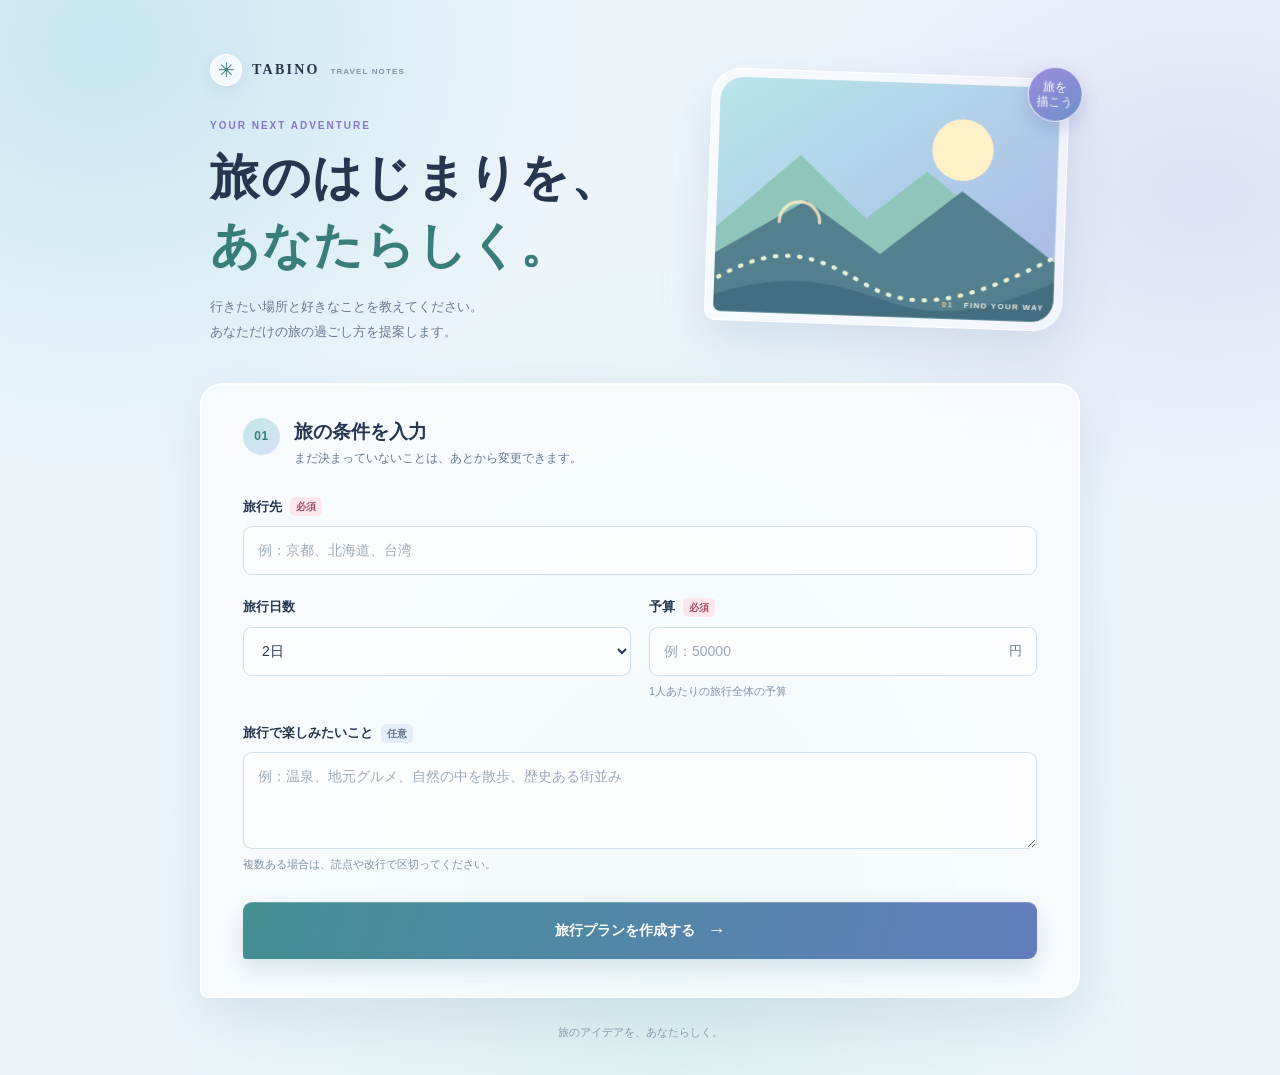
<file: public/index.html>
<!DOCTYPE html>
<html lang="ja">
<head>
    <meta charset="UTF-8">
    <meta name="viewport" content="width=device-width, initial-scale=1.0">
    <meta name="theme-color" content="#edf5fb">
    <title>AI旅行プランメーカー</title>
    <link rel="stylesheet" href="style.css">
</head>
<body>
    <main class="container">
        <header class="hero">
            <div class="hero-copy-block">
                <div class="brand-lockup">
                    <span class="brand-mark" aria-hidden="true">✳</span>
                    <span class="brand-name">TABINO <span>TRAVEL NOTES</span></span>
                </div>
                <p class="eyebrow">YOUR NEXT ADVENTURE</p>
                <h1>旅のはじまりを、<br><span>あなたらしく。</span></h1>
                <p class="hero-copy">行きたい場所と好きなことを教えてください。<br class="desktop-break">あなただけの旅の過ごし方を提案します。</p>
            </div>
            <figure class="hero-art" aria-hidden="true">
                <svg viewBox="0 0 420 290" role="presentation" xmlns="http://www.w3.org/2000/svg">
                    <defs>
                        <linearGradient id="sky" x1="0" y1="0" x2="1" y2="1">
                            <stop stop-color="#b9e5ec" />
                            <stop offset="1" stop-color="#a8b6e3" />
                        </linearGradient>
                    </defs>
                    <rect width="420" height="290" rx="28" fill="url(#sky)" />
                    <circle cx="302" cy="81" r="38" fill="#fff1c7" />
                    <path d="M0 186 102 94l83 76 74-61 161 124v57H0z" fill="#8fc5ba" />
                    <path d="m0 218 111-68 93 63 99-81 117 84v74H0z" fill="#547f8e" />
                    <path d="M-8 256c82-54 127-42 193-6 58 31 116 27 242-44" fill="none" stroke="#e7f2d5" stroke-linecap="round" stroke-width="5" stroke-dasharray="2 13" />
                    <path d="M0 270c92-34 153-18 218 2 68 21 135 1 202-31v49H0z" fill="#3c687c" opacity=".72" />
                    <path d="M78 177c0-14 11-25 25-25s25 11 25 25" fill="none" stroke="#fff1c7" stroke-linecap="round" stroke-width="4" opacity=".8" />
                </svg>
                <span class="art-caption"><span>01</span> FIND YOUR WAY</span>
                <span class="art-stamp">旅を<br>描こう</span>
            </figure>
        </header>

        <section class="planner-panel" aria-labelledby="form-title">
            <div class="section-heading">
                <span class="step-badge">01</span>
                <div>
                    <h2 id="form-title">旅の条件を入力</h2>
                    <p>まだ決まっていないことは、あとから変更できます。</p>
                </div>
            </div>

            <form id="tripForm">
                <div class="form-group">
                    <label for="destination">旅行先 <span class="required">必須</span></label>
                    <input id="destination" name="destination" type="text" placeholder="例：京都、北海道、台湾" autocomplete="off" required maxlength="100">
                </div>

                <div class="form-row">
                    <div class="form-group">
                        <label for="days">旅行日数</label>
                        <select id="days" name="days" required>
                            <option value="1">1日</option>
                            <option value="2" selected>2日</option>
                            <option value="3">3日</option>
                            <option value="4">4日</option>
                            <option value="5">5日</option>
                            <option value="6">6日</option>
                            <option value="7">7日</option>
                            <option value="8">8日</option>
                            <option value="9">9日</option>
                            <option value="10">10日</option>
                            <option value="11">11日</option>
                            <option value="12">12日</option>
                            <option value="13">13日</option>
                            <option value="14">14日</option>
                        </select>
                    </div>
                    <div class="form-group">
                        <label for="budget">予算 <span class="required">必須</span></label>
                        <div class="input-with-unit">
                            <input id="budget" name="budget" type="number" min="1000" step="1000" placeholder="例：50000" required inputmode="numeric">
                            <span>円</span>
                        </div>
                        <small>1人あたりの旅行全体の予算</small>
                    </div>
                </div>

                <div class="form-group">
                    <label for="interests">旅行で楽しみたいこと <span class="optional">任意</span></label>
                    <textarea id="interests" name="interests" rows="3" placeholder="例：温泉、地元グルメ、自然の中を散歩、歴史ある街並み"></textarea>
                    <small>複数ある場合は、読点や改行で区切ってください。</small>
                </div>

                <button class="btn" id="submitButton" type="submit">
                    <span>旅行プランを作成する</span>
                    <span class="button-arrow" aria-hidden="true">→</span>
                </button>
            </form>
        </section>

        <p class="loading" id="loading" role="status" aria-live="polite">
            <span class="loading-dot" aria-hidden="true"></span>
            条件に合わせて旅のプランを考えています…
        </p>
        <p class="error-message" id="errorMessage" role="alert" hidden></p>

        <section class="results" id="results" aria-labelledby="results-title" hidden>
            <div class="section-heading result-heading">
                <span class="step-badge">02</span>
                <div>
                    <p class="eyebrow">MADE FOR YOUR TRIP</p>
                    <h2 id="results-title">あなたの旅行プラン</h2>
                    <p id="tripSummary" class="trip-summary"></p>
                </div>
            </div>
            <div class="itinerary" id="itinerary"></div>
            <button class="text-button" id="editButton" type="button">条件を変更して作り直す <span aria-hidden="true">↑</span></button>
        </section>

        <footer>旅のアイデアを、あなたらしく。</footer>
    </main>

    <script>
        const form = document.getElementById('tripForm');
        const submitButton = document.getElementById('submitButton');
        const loading = document.getElementById('loading');
        const errorMessage = document.getElementById('errorMessage');
        const results = document.getElementById('results');
        const itinerary = document.getElementById('itinerary');

        form.addEventListener('submit', createTripPlan);
        document.getElementById('editButton').addEventListener('click', () => {
            document.getElementById('destination').focus();
            window.scrollTo({ top: 0, behavior: 'smooth' });
        });

        async function createTripPlan(event) {
            event.preventDefault();
            if (!form.reportValidity()) return;

            const formData = new FormData(form);
            const destination = formData.get('destination').trim();
            const days = Number(formData.get('days'));
            const budget = Number(formData.get('budget'));
            const interests = formData.get('interests').trim() || '特に指定なし。旅行先の定番や魅力をバランスよく楽しみたい';

            if (!destination || !Number.isFinite(budget) || budget < 1000) {
                errorMessage.textContent = '旅行先と、1,000円以上の予算を入力してください。';
                errorMessage.hidden = false;
                return;
            }

            errorMessage.hidden = true;
            results.hidden = true;
            loading.classList.add('show');
            submitButton.disabled = true;

            try {
                const response = await fetch('/api/', {
                    method: 'POST',
                    headers: { 'Content-Type': 'application/json' },
                    body: JSON.stringify({
                        title: 'AI旅行プランメーカー',
                        destination,
                        days,
                        budget,
                        interests
                    })
                });

                const responseText = await response.text();
                let payload;
                try {
                    payload = JSON.parse(responseText);
                } catch (parseError) {
                    throw new Error('応答を読み取れませんでした。もう一度お試しください。');
                }

                if (!response.ok) {
                    throw new Error(payload.error || '旅行プランを作成できませんでした。');
                }
                const validPlans = Array.isArray(payload.data)
                    && payload.data.length === days
                    && payload.data.every((dayPlan) => dayPlan
                        && typeof dayPlan.day === 'string'
                        && typeof dayPlan.title === 'string'
                        && Array.isArray(dayPlan.schedule)
                        && dayPlan.schedule.length > 0
                        && dayPlan.schedule.every((item) => typeof item === 'string'));
                if (!validPlans) {
                    throw new Error('旅行プランの形式が正しくありません。もう一度お試しください。');
                }

                renderItinerary(payload.data);
                document.getElementById('tripSummary').textContent = `${destination} ・ ${days}日間 ・ 予算 ${budget.toLocaleString()}円`;
                results.hidden = false;
                results.scrollIntoView({ behavior: 'smooth', block: 'start' });
            } catch (error) {
                errorMessage.textContent = error.message || '通信に失敗しました。時間をおいてもう一度お試しください。';
                errorMessage.hidden = false;
            } finally {
                loading.classList.remove('show');
                submitButton.disabled = false;
            }
        }

        function renderItinerary(days) {
            itinerary.replaceChildren();

            days.forEach((dayPlan, index) => {
                if (!dayPlan || typeof dayPlan !== 'object' || !Array.isArray(dayPlan.schedule)) return;

                const card = document.createElement('article');
                card.className = 'day-card';

                const dayLabel = document.createElement('p');
                dayLabel.className = 'day-label';
                dayLabel.textContent = dayPlan.day || `${index + 1}日目`;

                const title = document.createElement('h3');
                title.textContent = dayPlan.title || '今日のおすすめ';

                const schedule = document.createElement('ul');
                schedule.className = 'schedule-list';
                dayPlan.schedule.forEach((item) => {
                    const entry = document.createElement('li');
                    entry.textContent = item;
                    schedule.appendChild(entry);
                });

                card.append(dayLabel, title, schedule);
                itinerary.appendChild(card);
            });

            if (!itinerary.children.length) {
                throw new Error('旅行プランの形式が正しくありません。もう一度お試しください。');
            }
        }
    </script>
</body>
</html>
</file>
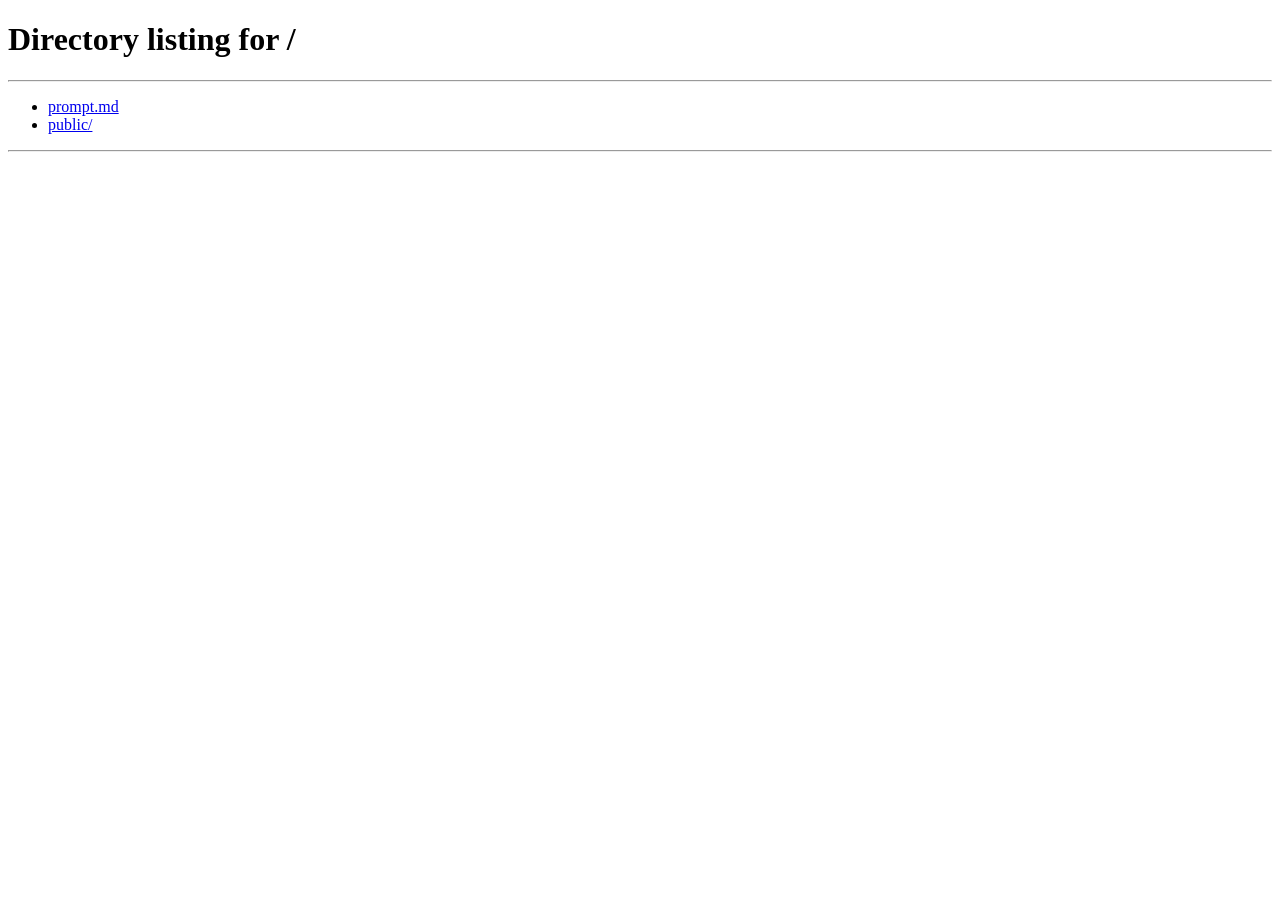
<file: public/quiz.html>
<!DOCTYPE html>
<html lang="ja">
<head>
    <meta charset="UTF-8">
    <meta name="viewport" content="width=device-width, initial-scale=1.0">
    <meta http-equiv="refresh" content="0; url=/">
    <title>AI旅行プランメーカー</title>
</head>
<body>
    <p><a href="/">AI旅行プランメーカーを開く</a></p>
</body>
</html>
</file>
<file: public/style.css>
:root {
    color-scheme: light;
    --ink: #26364f;
    --muted: #687991;
    --green: #397d7a;
    --green-dark: #326d83;
    --line: rgba(255, 255, 255, .78);
    --paper: rgba(255, 255, 255, .63);
    --canvas: #edf5fb;
    --clay: #8875c6;
}

* {
    box-sizing: border-box;
}

html {
    scroll-behavior: smooth;
}

body {
    margin: 0;
    background:
        radial-gradient(ellipse at 8% 4%, rgba(131, 202, 224, .35), transparent 31rem),
        radial-gradient(ellipse at 94% 18%, rgba(181, 164, 231, .25), transparent 28rem),
        radial-gradient(ellipse at 52% 90%, rgba(156, 222, 202, .22), transparent 32rem),
        var(--canvas);
    color: var(--ink);
    font-family: -apple-system, BlinkMacSystemFont, 'Segoe UI', 'Noto Sans JP', 'Hiragino Kaku Gothic ProN', 'Yu Gothic', Meiryo, sans-serif;
    line-height: 1.7;
    -webkit-font-smoothing: antialiased;
}

button,
input,
select,
textarea {
    font: inherit;
}

.container {
    width: min(100% - 48px, 880px);
    margin: 0 auto;
    padding: 42px 0 34px;
}

.hero {
    display: grid;
    grid-template-columns: minmax(0, 1.12fr) minmax(250px, .88fr);
    align-items: center;
    gap: 38px;
    margin: 0 0 26px;
    padding: 0 10px;
}

.hero-copy-block {
    padding: 12px 0;
}

.brand-lockup {
    display: flex;
    align-items: center;
    gap: 10px;
    margin-bottom: 31px;
}

.brand-name {
    color: var(--ink);
    font-family: Georgia, 'Times New Roman', serif;
    font-size: 14px;
    font-weight: 700;
    letter-spacing: .16em;
}

.brand-name span {
    margin-left: 5px;
    color: #8292a5;
    font-family: -apple-system, BlinkMacSystemFont, 'Segoe UI', sans-serif;
    font-size: 8px;
    font-weight: 700;
    letter-spacing: .14em;
}

.brand-mark {
    display: grid;
    width: 32px;
    height: 32px;
    margin: 0;
    place-items: center;
    border-radius: 50%;
    background: rgba(255, 255, 255, .72);
    box-shadow: inset 0 0 0 1px rgba(255, 255, 255, .9), 0 5px 16px rgba(76, 116, 151, .1);
    color: var(--green);
    font-size: 20px;
    line-height: 1;
}

.eyebrow {
    margin: 0 0 10px;
    color: var(--clay);
    font-size: 10px;
    font-weight: 700;
    letter-spacing: .2em;
}

.hero h1 {
    margin: 0;
    font-size: clamp(34px, 5vw, 49px);
    font-weight: 750;
    letter-spacing: .035em;
    line-height: 1.38;
}

.hero h1 span {
    color: var(--green);
}

.hero-copy {
    margin: 16px 0 0;
    color: var(--muted);
    font-size: 13px;
    line-height: 1.9;
}

.hero-art {
    position: relative;
    margin: 0 4px 0 0;
    padding: 8px;
    border: 1px solid rgba(255, 255, 255, .82);
    border-radius: 30px 12px 30px 12px;
    background: rgba(255, 255, 255, .48);
    box-shadow: 0 20px 48px rgba(65, 103, 145, .15);
    -webkit-backdrop-filter: blur(16px);
    backdrop-filter: blur(16px);
    transform: rotate(2deg);
}

.hero-art svg {
    display: block;
    width: 100%;
    overflow: hidden;
    border-radius: 23px 8px 23px 8px;
}

.art-caption {
    position: absolute;
    right: 17px;
    bottom: 15px;
    color: rgba(255, 250, 235, .9);
    font-size: 8px;
    font-weight: 700;
    letter-spacing: .16em;
}

.art-caption span {
    margin-right: 7px;
    color: #f3ca91;
}

.art-stamp {
    position: absolute;
    top: -13px;
    right: -14px;
    display: grid;
    width: 55px;
    height: 55px;
    place-content: center;
    border: 1px solid rgba(255, 255, 255, .82);
    border-radius: 50%;
    background: linear-gradient(145deg, #9c8add, #6c91c9);
    box-shadow: 0 7px 18px rgba(92, 102, 166, .25);
    color: #fff;
    font-family: Georgia, serif;
    font-size: 12px;
    line-height: 1.25;
    text-align: center;
}

.planner-panel,
.results {
    border: 1px solid rgba(255, 255, 255, .82);
    border-radius: 22px 22px 22px 8px;
    background: var(--paper);
    box-shadow: 0 20px 55px rgba(57, 91, 129, .12), inset 0 1px 0 rgba(255, 255, 255, .68);
    -webkit-backdrop-filter: blur(22px);
    backdrop-filter: blur(22px);
}

.planner-panel {
    padding: 34px 42px 38px;
}

.section-heading {
    display: flex;
    align-items: flex-start;
    gap: 14px;
    margin-bottom: 27px;
}

.step-badge {
    display: grid;
    width: 37px;
    height: 37px;
    flex: 0 0 37px;
    place-items: center;
    border-radius: 50%;
    background: linear-gradient(145deg, rgba(179, 229, 222, .8), rgba(205, 216, 248, .82));
    color: var(--green);
    font-size: 12px;
    font-weight: 700;
    letter-spacing: .05em;
}

.section-heading h2 {
    margin: 0;
    font-size: 19px;
    font-weight: 700;
    line-height: 1.45;
}

.section-heading > div > p:not(.eyebrow) {
    margin: 3px 0 0;
    color: var(--muted);
    font-size: 12px;
}

.form-group {
    min-width: 0;
    margin-bottom: 21px;
}

.form-group label {
    display: flex;
    align-items: center;
    gap: 8px;
    margin-bottom: 8px;
    font-size: 13px;
    font-weight: 700;
}

.required,
.optional {
    padding: 1px 6px;
    border-radius: 5px;
    font-size: 10px;
    font-weight: 600;
}

.required {
    background: rgba(255, 226, 233, .8);
    color: #a44f69;
}

.optional {
    background: rgba(224, 233, 248, .8);
    color: #62748d;
}

.form-group input,
.form-group select,
.form-group textarea {
    display: block;
    width: 100%;
    min-height: 49px;
    padding: 12px 14px;
    border: 1px solid rgba(186, 207, 226, .66);
    border-radius: 9px;
    outline: none;
    background: rgba(255, 255, 255, .72);
    color: var(--ink);
    font-size: 14px;
    transition: border-color .18s, box-shadow .18s;
}

.form-group textarea {
    min-height: 94px;
    resize: vertical;
}

.form-group input::placeholder,
.form-group textarea::placeholder {
    color: #9ba9b7;
}

.form-group input:focus,
.form-group select:focus,
.form-group textarea:focus {
    border-color: #76b8c4;
    box-shadow: 0 0 0 4px rgba(113, 190, 203, .18);
}

.form-group small {
    display: block;
    margin-top: 6px;
    color: #8292a5;
    font-size: 11px;
}

.form-row {
    display: grid;
    grid-template-columns: 1fr 1fr;
    gap: 18px;
}

.input-with-unit {
    position: relative;
}

.input-with-unit input {
    padding-right: 42px;
}

.input-with-unit span {
    position: absolute;
    top: 50%;
    right: 15px;
    color: var(--muted);
    font-size: 13px;
    transform: translateY(-50%);
}

.btn {
    display: flex;
    width: 100%;
    min-height: 54px;
    align-items: center;
    justify-content: center;
    gap: 13px;
    margin-top: 28px;
    padding: 13px 20px;
    border: 0;
    border-radius: 9px 9px 9px 3px;
    background: linear-gradient(105deg, #438f91, #637dbd);
    color: white;
    cursor: pointer;
    font-size: 14px;
    font-weight: 700;
    box-shadow: 0 9px 22px rgba(65, 126, 155, .2), inset 0 1px 0 rgba(255, 255, 255, .22);
    transition: background .2s, transform .2s, box-shadow .2s;
}

.btn:hover:not(:disabled) {
    background: linear-gradient(105deg, #357e84, #556eaf);
    box-shadow: 0 11px 25px rgba(65, 126, 155, .27), inset 0 1px 0 rgba(255, 255, 255, .22);
    transform: translateY(-1px);
}

.btn:focus-visible,
.text-button:focus-visible {
    outline: 3px solid #9ed7dc;
    outline-offset: 3px;
}

.btn:disabled {
    cursor: wait;
    opacity: .7;
}

.button-arrow {
    font-size: 18px;
    font-weight: 400;
}

.loading {
    display: none;
    align-items: center;
    justify-content: center;
    gap: 10px;
    margin: 22px 0;
    color: var(--green);
    font-size: 13px;
    font-weight: 600;
}

.loading.show {
    display: flex;
}

.loading-dot {
    width: 9px;
    height: 9px;
    border-radius: 50%;
    background: #78bab2;
    animation: pulse 1s ease-in-out infinite alternate;
}

@keyframes pulse {
    to { opacity: .3; transform: scale(.72); }
}

.error-message {
    margin: 18px 0;
    padding: 12px 15px;
    border: 1px solid rgba(238, 182, 192, .75);
    border-radius: 9px;
    background: rgba(255, 244, 247, .86);
    color: #9d4d62;
    font-size: 13px;
}

.results {
    margin-top: 30px;
    padding: 32px 42px;
    scroll-margin-top: 22px;
}

.result-heading {
    margin-bottom: 22px;
}

.result-heading h2 {
    font-size: 21px;
}

.result-heading .trip-summary {
    margin-top: 6px !important;
    color: #8292a5 !important;
    font-size: 12px !important;
}

.itinerary {
    display: grid;
    gap: 13px;
}

.day-card {
    position: relative;
    padding: 20px 22px 20px 25px;
    border: 1px solid rgba(255, 255, 255, .88);
    border-radius: 12px 12px 12px 5px;
    background: rgba(255, 255, 255, .62);
    box-shadow: inset 0 1px 0 rgba(255, 255, 255, .75);
}

.day-card::before {
    position: absolute;
    top: 21px;
    bottom: 21px;
    left: 0;
    width: 3px;
    border-radius: 0 3px 3px 0;
    background: linear-gradient(180deg, #8d80cf, #72b8b4);
    content: '';
}

.day-label {
    margin: 0 0 2px;
    color: var(--green);
    font-size: 11px;
    font-weight: 700;
    letter-spacing: .04em;
}

.day-card h3 {
    margin: 0 0 12px;
    font-size: 16px;
    font-weight: 700;
}

.schedule-list {
    display: grid;
    gap: 8px;
    margin: 0;
    padding: 0;
    list-style: none;
}

.schedule-list li {
    position: relative;
    padding-left: 17px;
    color: #53647b;
    font-size: 13px;
    line-height: 1.65;
}

.schedule-list li::before {
    position: absolute;
    top: .68em;
    left: 2px;
    width: 5px;
    height: 5px;
    border-radius: 50%;
    background: #80b9b4;
    content: '';
}

.text-button {
    display: block;
    margin: 22px auto 0;
    padding: 7px 10px;
    border: 0;
    background: none;
    color: var(--green);
    cursor: pointer;
    font-size: 12px;
    font-weight: 600;
}

.text-button span {
    margin-left: 4px;
}

footer {
    padding: 25px 0 0;
    color: #8c9aab;
    font-size: 11px;
    text-align: center;
}

[hidden] {
    display: none !important;
}

@media (max-width: 600px) {
    .container {
        width: min(100% - 28px, 500px);
        padding-top: 25px;
    }

    .hero {
        grid-template-columns: 1fr;
        gap: 18px;
        margin-bottom: 23px;
        padding: 0 4px;
    }

    .hero-copy-block {
        padding: 4px 0 0;
    }

    .brand-lockup {
        margin-bottom: 24px;
    }

    .hero h1 {
        font-size: clamp(32px, 9vw, 42px);
    }

    .hero-art {
        width: min(78%, 310px);
        justify-self: end;
        margin-right: 13px;
    }

    .hero-copy {
        max-width: 360px;
        margin-right: auto;
        margin-left: auto;
        font-size: 13px;
    }

    .desktop-break {
        display: none;
    }

    .planner-panel,
    .results {
        padding: 24px 20px;
        border-radius: 18px 18px 18px 7px;
    }

    .section-heading {
        gap: 11px;
        margin-bottom: 23px;
    }

    .section-heading h2 {
        font-size: 17px;
    }

    .form-row {
        grid-template-columns: 1fr;
        gap: 0;
    }

    .form-group {
        margin-bottom: 18px;
    }

    .btn {
        margin-top: 22px;
    }

    .results {
        margin-top: 20px;
    }

    .day-card {
        padding: 17px 16px 17px 20px;
    }

    .schedule-list li {
        font-size: 12px;
    }
}

@media (min-width: 601px) and (max-width: 760px) {
    .hero {
        gap: 22px;
    }

    .hero-art {
        min-width: 220px;
    }
}

@media (prefers-reduced-motion: reduce) {
    *, *::before, *::after {
        scroll-behavior: auto !important;
        animation-duration: .01ms !important;
        animation-iteration-count: 1 !important;
        transition-duration: .01ms !important;
    }
}
</file>
